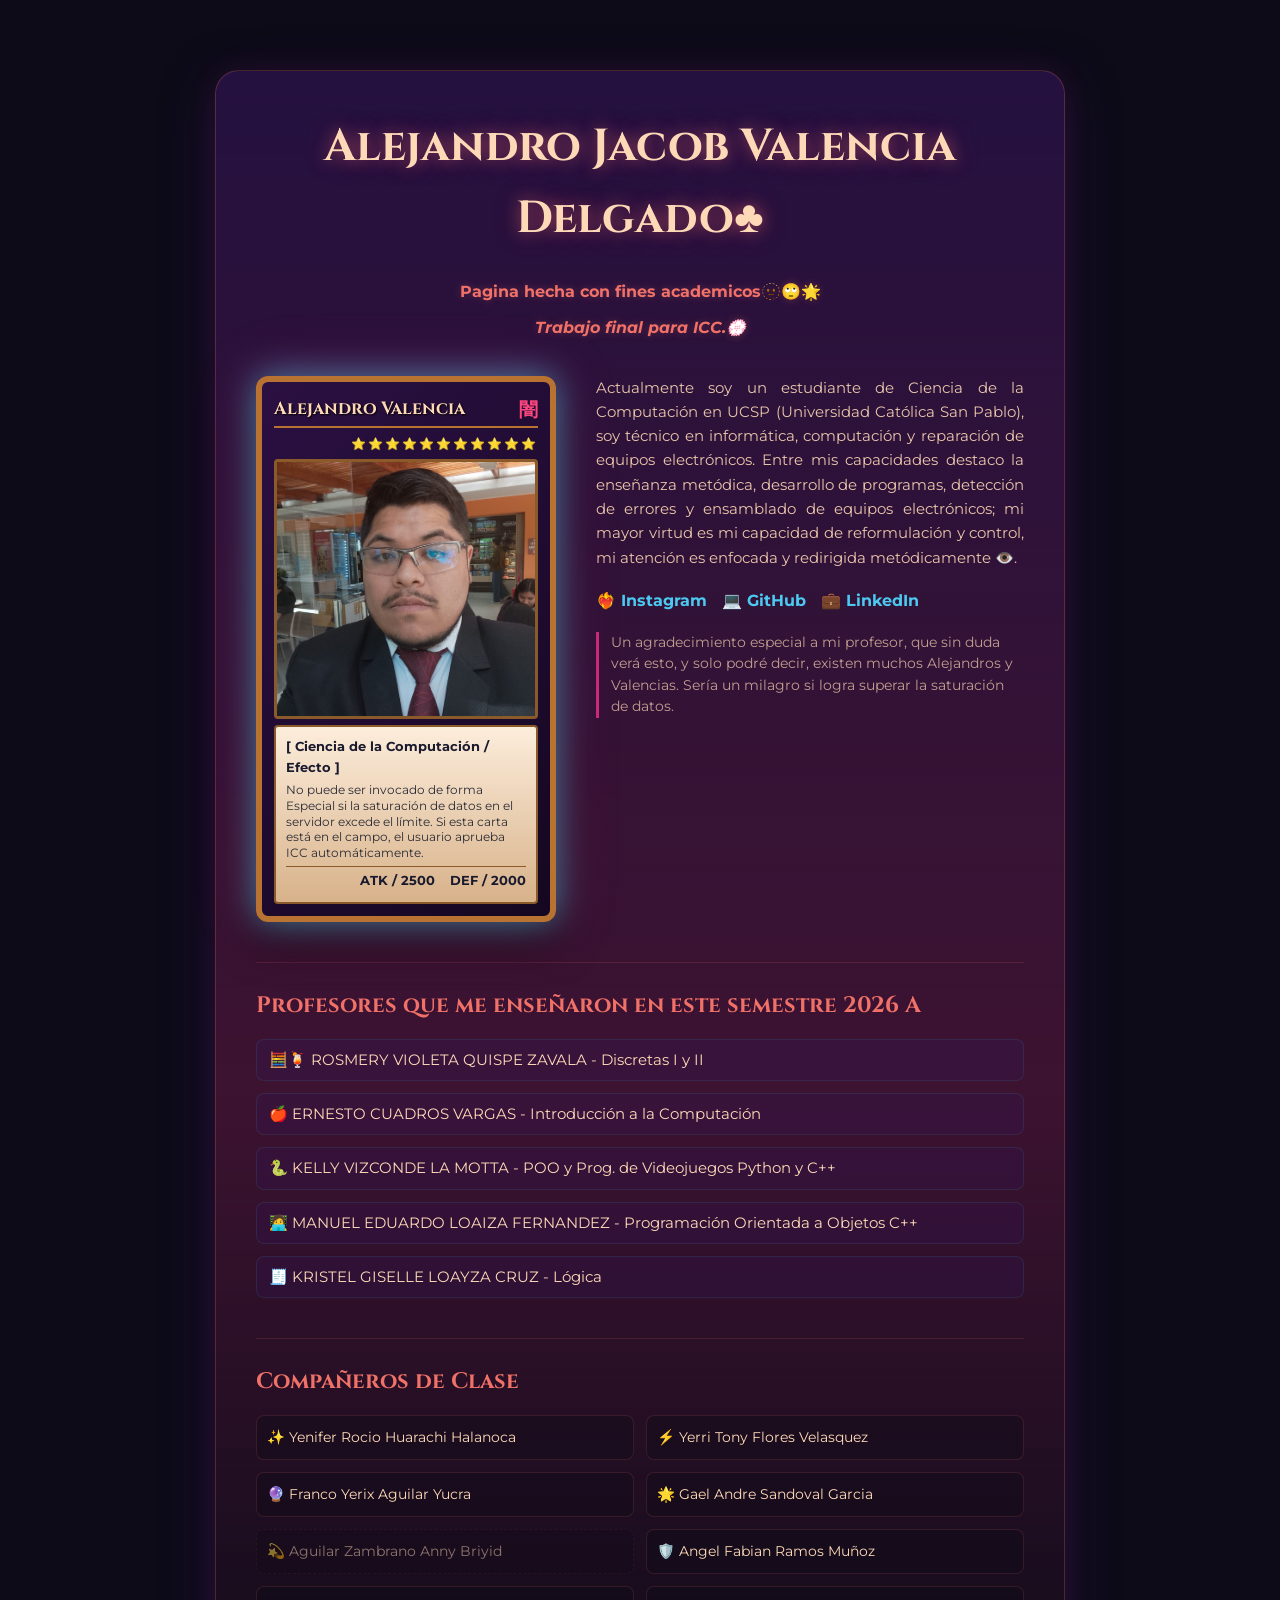
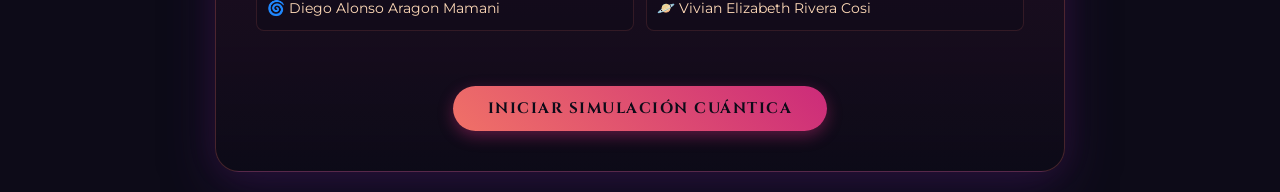
<file: index.html>
<!DOCTYPE html>
<html lang="es">
<head>
    <meta charset="UTF-8">
    <meta name="viewport" content="width=device-width, initial-scale=1.0">
    <title>AJVD</title>
    <meta name="google-site-verification" content="4fgjcgdHrKg_jnamRWroR8_o4dh0GWo1S7IbrPYD0sk" />
    <link rel="preconnect" href="https://fonts.googleapis.com">
    <link rel="preconnect" href="https://fonts.gstatic.com" crossorigin>
    <link href="https://fonts.googleapis.com/css2?family=Cinzel:wght@500&family=Montserrat:wght@400;700&display=swap" rel="stylesheet">
    <link rel="stylesheet" href="style.css">
</head>
<body>

    <div class="container">
        <h1>Alejandro Jacob Valencia Delgado♣️</h1>
        
        <p class="academic-text">Pagina hecha con fines academicos🫥🙄🌟</p>
        <p class="academic-text"><em>Trabajo final para ICC.💮</em></p>
        
        <div class="content-flex">
            <div class="yugioh-card" id="card-summon">
                <div class="card-header">
                    <span class="card-name">Alejandro Valencia</span>
                    <span class="card-attribute">闇</span>
                </div>
                
                <div class="card-level">
                    ⭐⭐⭐⭐⭐⭐⭐⭐⭐⭐⭐
                </div>

                <div class="card-art-box">
                    <img src="Ale.png" alt="Imagen de Alejandro" class="profile-img">
                </div>

                <div class="card-info-box">
                    <div class="monster-type">[ Ciencia de la Computación / Efecto ]</div>
                    <p class="card-description">
                        No puede ser invocado de forma Especial si la saturación de datos en el servidor excede el límite. Si esta carta está en el campo, el usuario aprueba ICC automáticamente.
                    </p>
                    <hr class="card-divider">
                    <div class="card-stats">
                        <span>ATK / 2500</span>
                        <span>DEF / 2000</span>
                    </div>
                </div>
            </div>
            
            <div class="links-container">
                <p class="profile-bio">
                    Actualmente soy un estudiante de Ciencia de la Computación en UCSP (Universidad Católica San Pablo), soy técnico en informática, computación y reparación de equipos electrónicos. Entre mis capacidades destaco la enseñanza metódica, desarrollo de programas, detección de errores y ensamblado de equipos electrónicos; mi mayor virtud es mi capacidad de reformulación y control, mi atención es enfocada y redirigida metódicamente 👁️.
                </p>

                <div class="social-links-grid">
                    <a target="_blank" href="https://www.instagram.com/thepandoredxxo/" class="social-link">❤️‍🔥 Instagram</a>
                    <a target="_blank" href="https://github.com/ThePandoredxxo" class="social-link">💻 GitHub</a>
                    <a target="_blank" href="https://www.linkedin.com/in/jacob-valencia-delgado-537794192" class="social-link">💼 LinkedIn</a>
                </div>
                
                <p class="dedicatory-text">
                    Un agradecimiento especial a mi profesor, que sin duda verá esto, y solo podré decir, existen muchos Alejandros y Valencias. Sería un milagro si logra superar la saturación de datos.
                </p>
            </div>
        </div>

        <div class="teachers-section">
            <h2>Profesores que me enseñaron en este semestre 2026 A</h2>
            <div class="teachers-list">
                <a target="_blank" href="https://www.linkedin.com/in/rosmery-violeta-quispe-zavala-58374638/" class="teacher-link">🧮🍹 ROSMERY VIOLETA QUISPE ZAVALA - Discretas I y II</a>
                <a target="_blank" href="https://www.linkedin.com/in/ecuadrosv/" class="teacher-link">🍎 ERNESTO CUADROS VARGAS - Introducción a la Computación</a>
                <a target="_blank" href="https://www.linkedin.com/in/kelly-vizconde-la-motta-3a57a4143/" class="teacher-link">🐍 KELLY VIZCONDE LA MOTTA - POO y Prog. de Videojuegos Python y C++</a>
                <a target="_blank" href="https://pe.linkedin.com/in/manueleduardoloaizafernandez" class="teacher-link">🧑‍💻 MANUEL EDUARDO LOAIZA FERNANDEZ - Programación Orientada a Objetos C++</a>
                <a target="_blank" href="https://www.linkedin.com/in/kristel-gisselle-loayza-cruz-abb3b039b/" class="teacher-link">🧾 KRISTEL GISELLE LOAYZA CRUZ - Lógica</a>
            </div>
        </div>

        <div class="classmates-section">
            <h2>Compañeros de Clase</h2>
            <div class="classmates-grid">
                <a target="_blank" href="https://yeniferhuarachi-code.github.io/yeniferhuarachihalanoca.github.io/" class="classmate-link">✨ Yenifer Rocio Huarachi Halanoca</a>
                <a target="_blank" href="https://yerriflores.github.io/" class="classmate-link">⚡ Yerri Tony Flores Velasquez</a>
                <a target="_blank" href="https://franmnm.github.io/" class="classmate-link">🔮 Franco Yerix Aguilar Yucra</a>
                <a target="_blank" href="https://annyaguilar-hub.github.io/anny_aguilar_cv/" class="classmate-link">🌟 Gael Andre Sandoval Garcia</a>
                <span class="classmate-link disabled">💫 Aguilar Zambrano Anny Briyid</span>
                <a target="_blank" href="https://angelfabianramosmunoz.github.io/" class="classmate-link">🛡️ Angel Fabian Ramos Muñoz</a>
                <a target="_blank" href="https://diegoalonsoaragonmamani.github.io/DiegoAlonsoAragonMamani/" class="classmate-link">🌀 Diego Alonso Aragon Mamani</a>
                <a target="_blank" href="https://timely-crepe-7fb679.netlify.app/" class="classmate-link">🪐 Vivian Elizabeth Rivera Cosi</a>
            </div>
        </div>

        <div class="simulation-box">
            <button class="btn-interactive" id="btn-simular">Iniciar Simulación Cuántica</button>
            <canvas id="canvas-ondas"></canvas>
        </div>
    </div>

    <script src="app.js"></script>
</body>
</html>
</file>
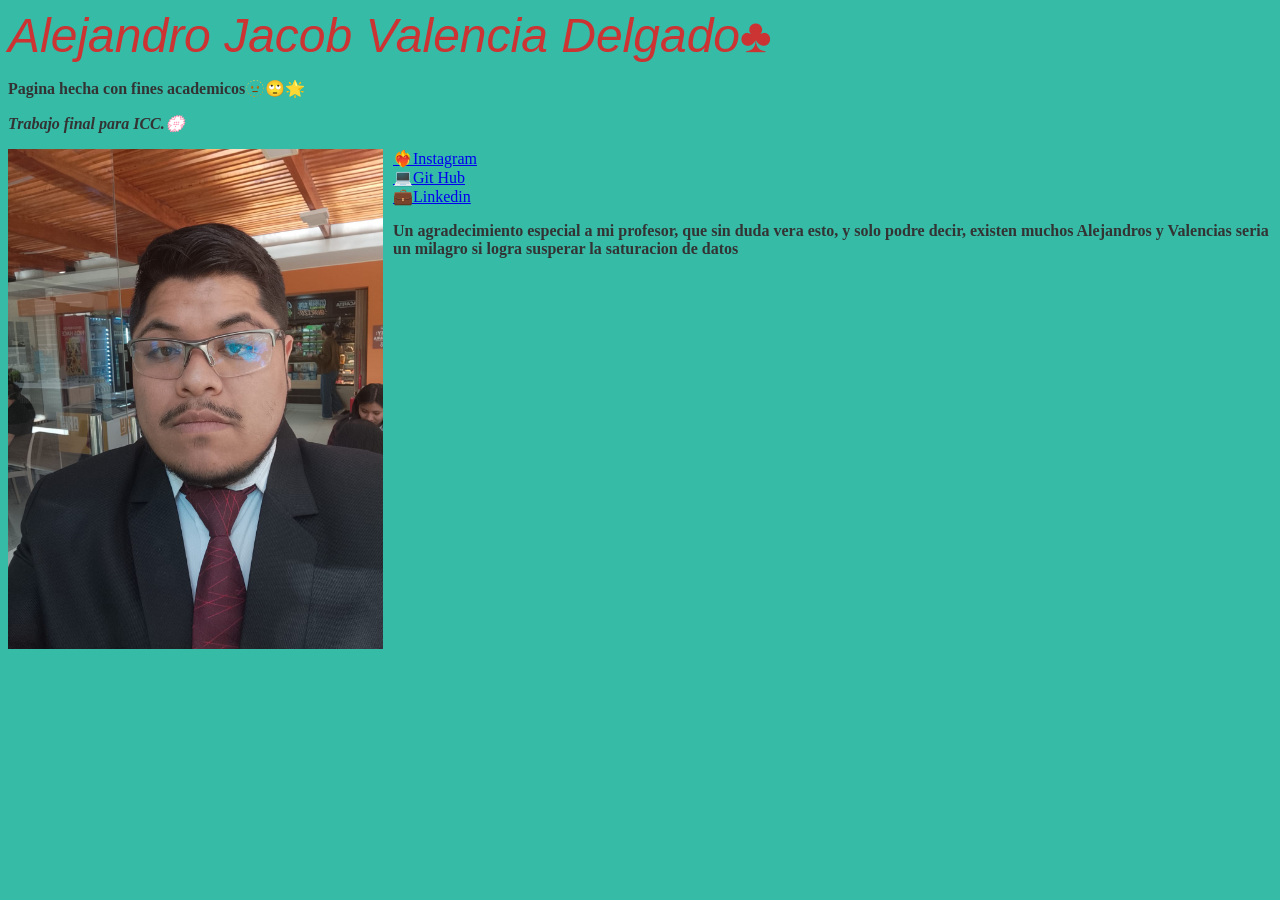
<file: pagina web.html>
<!DOCTYPE html>
<html lang="es">
<head>
    <title>Mi página</title>
 <style>
        body {
            background-color: #36BBA7; /* color de fondo */
            color: #333;               /* color de texto */
            font-family: Times New Roman, bold; /* tipo de letra */
	    size ="30";
	p {
      font-weight: 900; /* Extra grueso */}
        }
    </style>
</head>
<body>
	<font face="Helvetica " size="60" color="#CC3333"><em>Alejandro Jacob Valencia Delgado♣️</em></font>
	<p>Pagina hecha con fines academicos🫥🙄🌟</p>
	<p><em>Trabajo final para ICC.💮</em></p>
	<div style="display:flex; aling-items:center,gap 30px;" alt="imagen sacada de redes sociales">
	<img src="Ale.png " height="500px" width="500px">
	<div style="padding-left:10px;">
	<a target="_blank" href="https://www.instagram.com/thepandoredxxo/"> ❤️‍🔥Instagram</a><br>
	<a target="_blank" href="https://github.com/ThePandoredxxo"> 💻Git Hub</a><br>
	<a target="_blank" href="https://www.linkedin.com/in/jacob-valencia-delgado-537794192"> 💼Linkedin</a><br>
	<p> Un agradecimiento especial a mi profesor, que sin duda vera esto, y solo podre decir, existen muchos Alejandros y Valencias
 	seria un  milagro si logra susperar la saturacion de datos </p>
	

	</div>

	</div>
</body>
</html>
</file>
<file: style.css>
:root {
    --space-dark: #0d0b18;
    --cosmic-purple: #321555;
    --sunset-magenta: #cc2b7a;
    --sunset-orange: #f07167;
    --sunset-gold: #fed9b7;
    --cyan-glow: #4cc9f0;
}

* {
    margin: 0;
    padding: 0;
    box-sizing: border-box;
    font-family: 'Montserrat', sans-serif;
}

body {
    background-color: var(--space-dark);
    color: var(--sunset-gold);
    line-height: 1.6;
    padding: 20px;
    display: flex;
    flex-direction: column;
    align-items: center;
}

.container {
    max-width: 850px;
    width: 100%;
    background: linear-gradient(180deg, 
                rgba(50, 21, 85, 0.65) 0%, 
                rgba(204, 43, 122, 0.25) 60%, 
                rgba(13, 11, 24, 0.95) 100%);
    padding: 40px;
    border-radius: 24px;
    border: 1px solid rgba(240, 113, 103, 0.25);
    box-shadow: 0 15px 50px rgba(50, 21, 85, 0.5), 0 0 30px rgba(204, 43, 122, 0.1);
    margin-top: 50px;
    position: relative; 
}

h1 {
    color: var(--sunset-gold);
    margin-bottom: 25px;
    text-align: center;
    font-family: 'Cinzel', serif; 
    font-size: 2.8rem;
    text-shadow: 0 0 15px rgba(240, 113, 103, 0.5), 0 0 30px rgba(204, 43, 122, 0.3);
}

.academic-text {
    text-align: center;
    font-weight: 700;
    color: var(--sunset-orange);
    margin-bottom: 10px;
    text-shadow: 0 0 8px rgba(240, 113, 103, 0.3);
}

.content-flex {
    display: flex;
    align-items: flex-start;
    justify-content: center;
    gap: 40px;
    margin: 35px 0;
    flex-wrap: wrap;
}

.yugioh-card {
    width: 300px;
    background: linear-gradient(135deg, #2b1042 0%, #150721 100%);
    border: 6px solid #b87333; 
    border-radius: 12px;
    padding: 12px;
    box-shadow: 0 15px 35px rgba(0,0,0,0.8);
    display: flex;
    flex-direction: column;
    gap: 6px;
    position: relative;
    opacity: 0;
    transform: scale(0.2) rotateY(270deg) translateY(-100px);
    filter: brightness(3) blur(5px); 
    transition: transform 1.6s cubic-bezier(0.16, 1, 0.3, 1), 
                opacity 1.2s cubic-bezier(0.16, 1, 0.3, 1),
                filter 1.4s ease-out,
                box-shadow 2s ease-in-out;
}

.yugioh-card.summoned {
    opacity: 1;
    transform: scale(1) rotateY(0deg) translateY(0);
    filter: brightness(1) blur(0px);
    box-shadow: 0 0 35px rgba(76, 201, 240, 0.6), 
                0 0 60px rgba(204, 43, 122, 0.3),
                0 20px 40px rgba(0,0,0,0.7);
}

.card-header {
    display: flex;
    justify-content: space-between;
    align-items: center;
    border-bottom: 2px solid #b87333;
    padding-bottom: 2px;
}

.card-name {
    font-family: 'Cinzel', serif;
    font-weight: bold;
    font-size: 1.1rem;
    color: var(--sunset-gold);
    text-shadow: 1px 1px 2px #000;
}

.card-attribute {
    color: #ff477e;
    font-weight: bold;
    font-size: 1.2rem;
}

.card-level {
    text-align: right;
    font-size: 0.75rem;
    letter-spacing: 2px;
}

.card-art-box {
    width: 100%;
    height: 260px;
    border: 3px solid #8b5a2b;
    background-color: #000;
    overflow: hidden;
    border-radius: 4px;
}

.profile-img {
    width: 100%;
    height: 100%;
    object-fit: cover;
}

.card-info-box {
    background: linear-gradient(180deg, #fceddb 0%, #d8b28a 100%);
    color: #1a1a2e;
    padding: 10px;
    border-radius: 4px;
    border: 2px solid #8b5a2b;
}

.monster-type {
    font-weight: bold;
    font-size: 0.8rem;
    margin-bottom: 4px;
}

.card-description {
    font-size: 0.75rem;
    line-height: 1.3;
    color: #2c2c35;
    margin-bottom: 6px !important;
}

.card-divider {
    border: 0;
    height: 1px;
    background: #8b5a2b;
    margin: 4px 0;
}

.card-stats {
    display: flex;
    justify-content: flex-end;
    gap: 15px;
    font-weight: bold;
    font-size: 0.8rem;
    font-family: 'Cinzel', serif;
}

.links-container {
    flex: 1;
    min-width: 280px;
    display: flex;
    flex-direction: column;
    gap: 18px;
}

.profile-bio {
    font-size: 0.95rem;
    color: rgba(254, 217, 183, 0.9);
    line-height: 1.6;
    text-align: justify;
}

.social-links-grid {
    display: flex;
    gap: 15px;
    flex-wrap: wrap;
}

.social-link {
    color: var(--cyan-glow);
    text-decoration: none;
    font-weight: bold;
    font-size: 1rem;
    transition: all 0.4s cubic-bezier(0.16, 1, 0.3, 1);
}

.social-link:hover {
    color: var(--sunset-orange);
    transform: translateX(3px);
    text-shadow: 0 0 8px rgba(240, 113, 103, 0.6);
}

.dedicatory-text {
    font-size: 0.9rem;
    color: rgba(254, 217, 183, 0.7);
    line-height: 1.5;
    border-left: 3px solid var(--sunset-magenta);
    padding-left: 12px;
}

.teachers-section, .classmates-section {
    margin-top: 40px;
    width: 100%;
    border-top: 1px solid rgba(240, 113, 103, 0.15);
    padding-top: 25px;
}

.teachers-section h2, .classmates-section h2 {
    font-family: 'Cinzel', serif;
    font-size: 1.4rem;
    color: var(--sunset-orange);
    margin-bottom: 15px;
}

.teachers-list {
    display: flex;
    flex-direction: column;
    gap: 12px;
}

.teacher-link {
    color: var(--sunset-gold);
    text-decoration: none;
    font-size: 0.95rem;
    padding: 8px 12px;
    background: rgba(50, 21, 85, 0.3);
    border-radius: 8px;
    border: 1px solid rgba(76, 201, 240, 0.1);
    transition: all 0.3s ease;
}

.teacher-link:hover {
    background: rgba(204, 43, 122, 0.2);
    border-color: var(--sunset-magenta);
    color: #fff;
    padding-left: 18px;
}

.classmates-grid {
    display: grid;
    grid-template-columns: repeat(auto-fill, minmax(250px, 1fr));
    gap: 12px;
}

.classmate-link {
    color: var(--sunset-gold);
    text-decoration: none;
    font-size: 0.9rem;
    padding: 10px;
    background: rgba(13, 11, 24, 0.4);
    border-radius: 8px;
    border: 1px solid rgba(240, 113, 103, 0.15);
    transition: all 0.3s ease;
    display: flex;
    align-items: center;
}

.classmate-link:not(.disabled):hover {
    background: rgba(50, 21, 85, 0.5);
    border-color: var(--cyan-glow);
    color: var(--cyan-glow);
    transform: translateY(-2px);
    box-shadow: 0 4px 12px rgba(76, 201, 240, 0.15);
}

.classmate-link.disabled {
    opacity: 0.5;
    cursor: not-allowed;
    border-style: dashed;
}

.btn-interactive {
    display: inline-block;
    padding: 12px 35px;
    margin-top: 20px;
    color: var(--space-dark);
    text-transform: uppercase;
    font-weight: bold;
    letter-spacing: 1.5px;
    font-family: 'Cinzel', serif;
    border-radius: 30px;
    background: linear-gradient(45deg, var(--sunset-orange) 0%, var(--sunset-magenta) 100%);
    border: none;
    cursor: pointer;
    font-size: 0.95rem;
    transition: all 0.5s cubic-bezier(0.16, 1, 0.3, 1);
    box-shadow: 0 5px 15px rgba(204, 43, 122, 0.4);
}

.btn-interactive:hover {
    box-shadow: 0 10px 25px rgba(240, 113, 103, 0.6), 0 0 30px rgba(76, 201, 240, 0.3);
    transform: translateY(-3px);
    color: #fff;
}

.simulation-box {
    text-align: center;
    margin-top: 35px;
    display: flex;
    flex-direction: column;
    align-items: center;
    gap: 20px;
    width: 100%;
}

#canvas-ondas {
    width: 100%;
    height: 180px;
    background: rgba(13, 11, 24, 0.6);
    border-radius: 12px;
    border: 1px solid rgba(76, 201, 240, 0.2);
    box-shadow: inset 0 0 15px rgba(0, 0, 0, 0.6);
    display: none;
    opacity: 0;
    transform: scaleY(0);
    transform-origin: top;
    transition: all 0.8s cubic-bezier(0.16, 1, 0.3, 1);
}

#canvas-ondas.active {
    display: block;
    opacity: 1;
    transform: scaleY(1);
}
</file>
